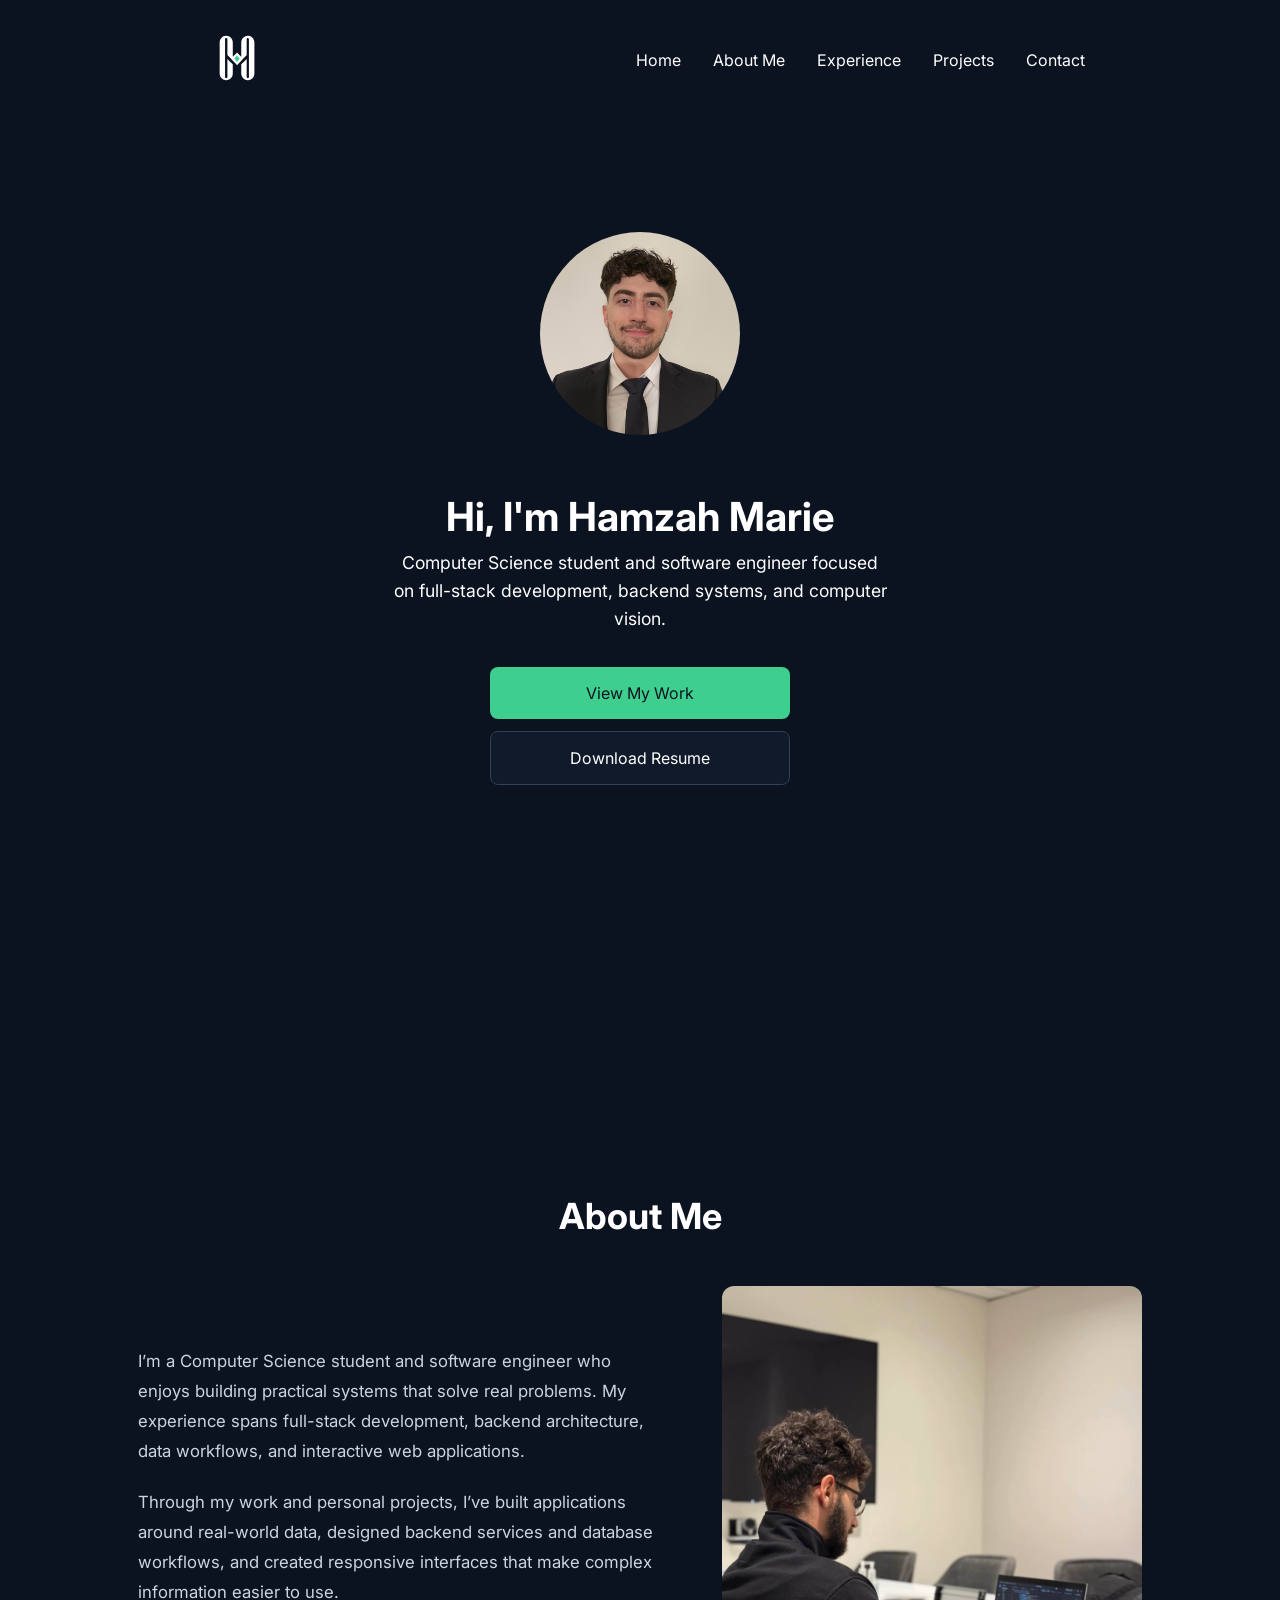
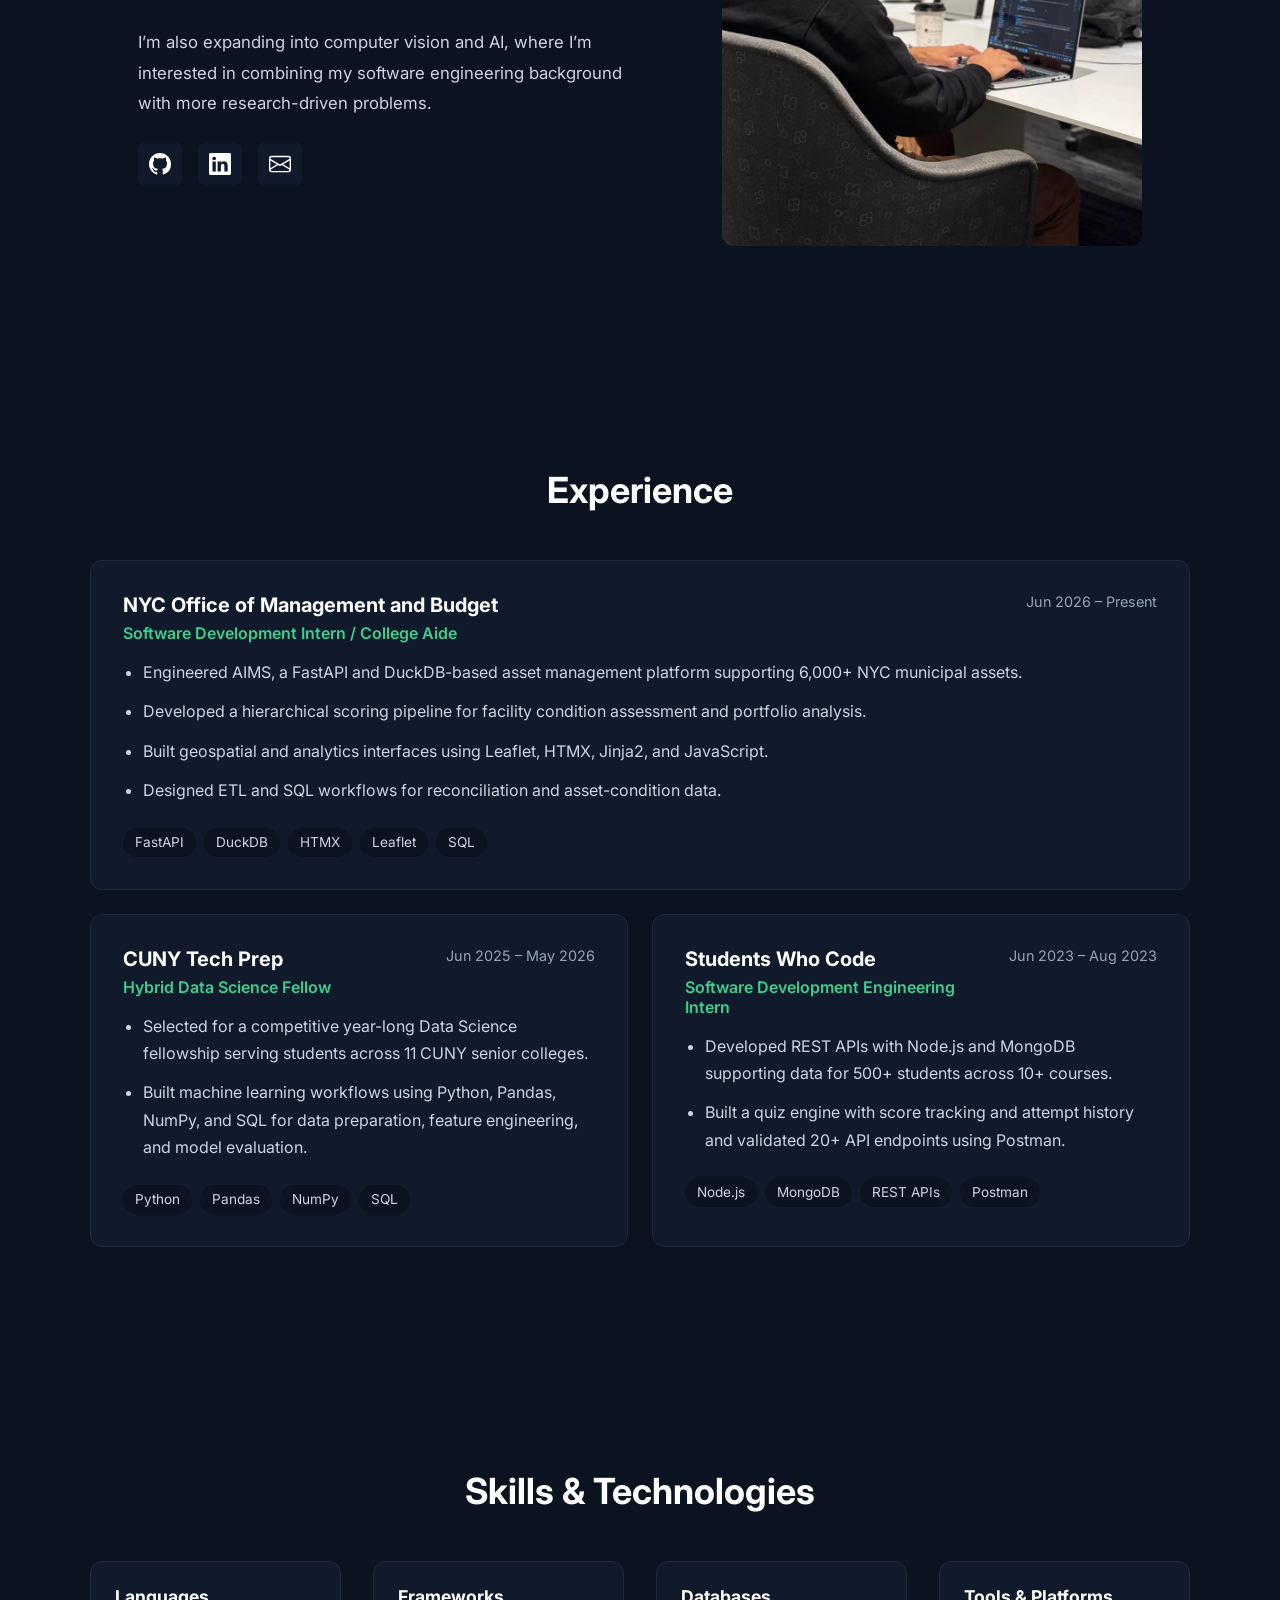
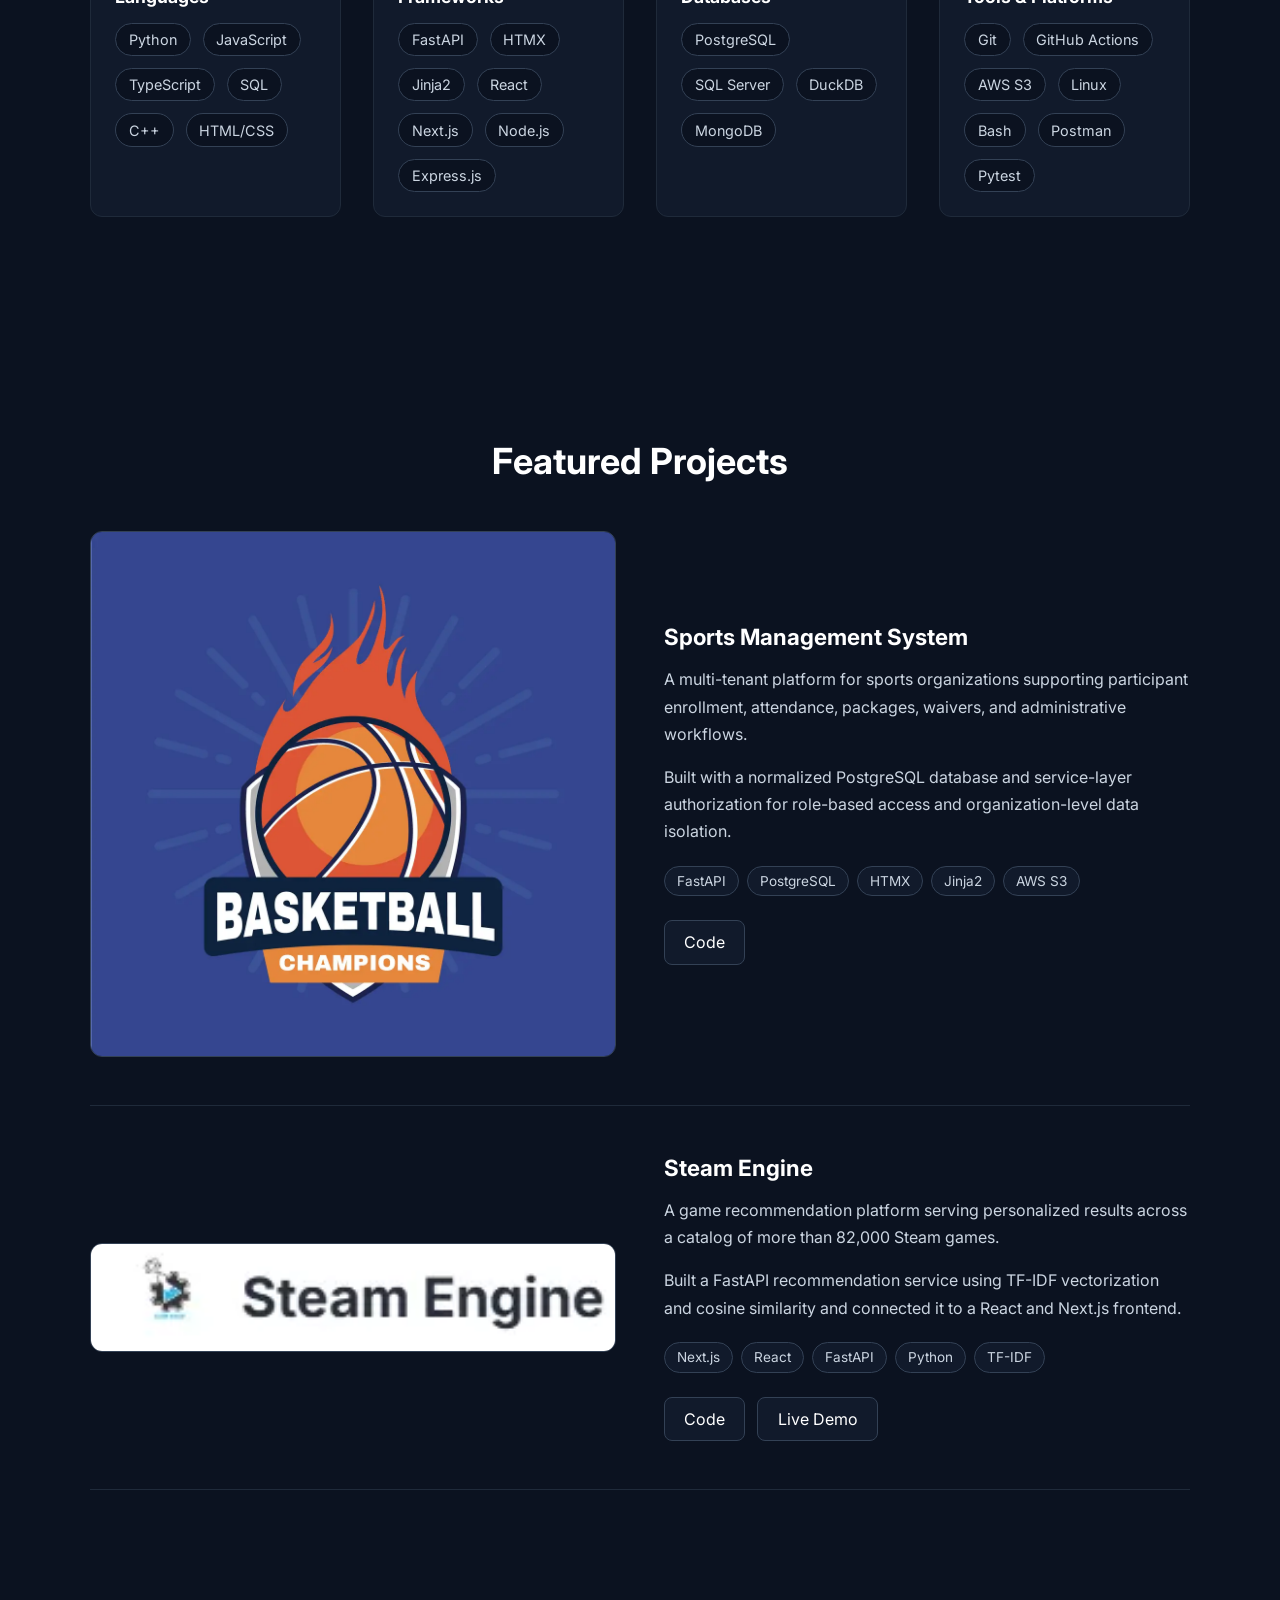
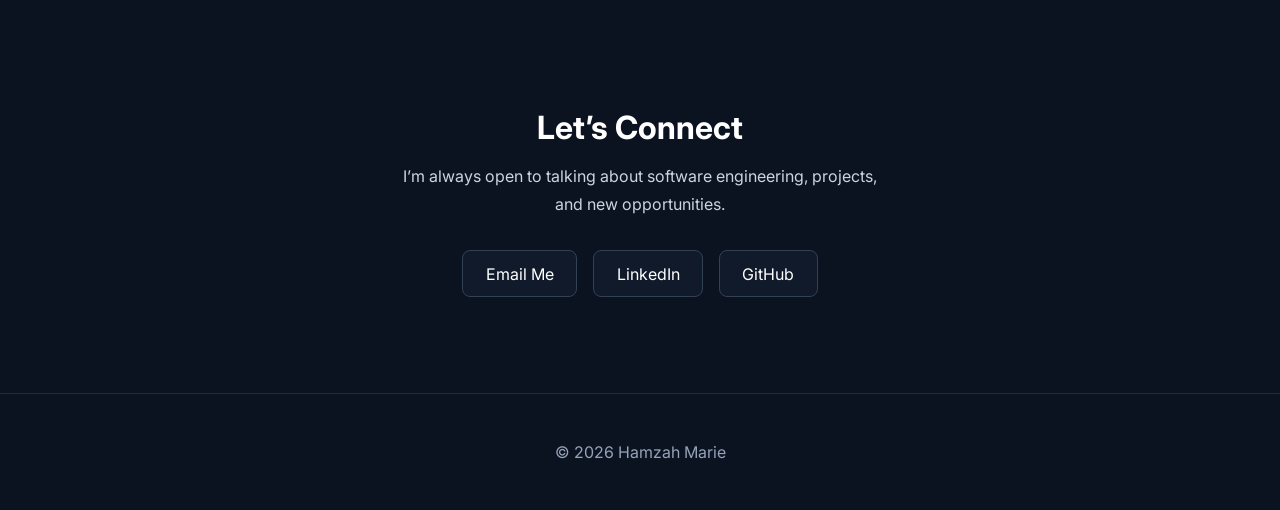
<file: index.html>
<!DOCTYPE html>
<html lang="en">
    <head>
        <meta charset="UTF-8">
        <meta name="viewport" content="width=device-width, initial-scale=1.0">

        <link rel="stylesheet" href="static/styles/global.css">
        <link rel="stylesheet" href="static/styles/nav.css">
        <link rel="stylesheet" href="static/styles/hero.css">
        <link rel="stylesheet" href="static/styles/about.css">
        <link rel="stylesheet" href="static/styles/experience.css">
        <link rel="stylesheet" href="static/styles/skills.css">
        <link rel="stylesheet" href="static/styles/projects.css">
        <link rel="stylesheet" href="static/styles/contact.css">
        
        <link rel="preconnect" href="https://fonts.googleapis.com">
        <link rel="preconnect" href="https://fonts.gstatic.com" crossorigin>
        <link href="https://fonts.googleapis.com/css2?family=Inter:ital,opsz,wght@0,14..32,100..900;1,14..32,100..900&display=swap" rel="stylesheet">

        <title>Hamzah Marie | Software Engineer</title>
    </head>

    <body>
        <header>
            <nav class="navbar">
                <div class="nav-top">

                
                    <div class="nav-logo">
                        <a href="/" aria-label="Home">
                            <img
                                src="static/images/hm-logo.svg"
                                alt="Hamzah Marie logo"
                            >
                        </a>
                    </div>

                    <button class="menu-toggle" type="button" aria-label="Toggle navigation" aria-expanded="false">
                        <span></span>
                        <span></span>
                        <span></span>
                    </button>
                </div>

                <div class="nav-links">
                    <ul>
                        <li><a href="/">Home</a></li>
                        <li><a href="#about">About Me</a></li>
                        <li><a href="#experience">Experience</a></li>
                        <li><a href="#projects">Projects</a></li>
                        <li><a href="#contact">Contact</a></li>
                    </ul>
                </div>

            </nav>
        </header>

        <main>
            <section class="hero">

                <div class="hero-image">
                    <img src="static/images/headshot.jpg" alt="Hamzah Marie">
                </div>

                <div class="hero-content">
                    <h1>Hi, I'm Hamzah Marie</h1>

                    <p>
                        Computer Science student and software engineer focused on
                        full-stack development, backend systems, and computer vision.
                    </p>

                    <div class="hero-actions">
                        <a href="#projects" class="hero-btn hero-btn-primary">View My Work</a>
                        <a href="static/Hamzah_Marie_Resume.pdf" class="hero-btn hero-btn-secondary" download>Download Resume</a>
                    </div>
                </div>
            </section>

        
            <section id="about" class="about">
                <h2>About Me</h2>

                <div class="about-content">
                    <div class="about-text">
                        <p>
                            I’m a Computer Science student and software engineer who enjoys building
                            practical systems that solve real problems. My experience spans full-stack
                            development, backend architecture, data workflows, and interactive web applications.
                        </p>

                        <p>
                            Through my work and personal projects, I’ve built applications around real-world
                            data, designed backend services and database workflows, and created responsive
                            interfaces that make complex information easier to use.
                        </p>

                        <p>
                            I’m also expanding into computer vision and AI, where I’m interested in combining
                            my software engineering background with more research-driven problems.
                        </p>

                        <div class="about-socials">
                            <a
                                href="https://github.com/HamzahM03"
                                target="_blank"
                                rel="noopener noreferrer"
                                aria-label="GitHub"
                            >
                                <img src="static/icons/github.svg" alt="">
                            </a>

                            <a
                                href="https://www.linkedin.com/in/hamzah-marie-4270621b5/"
                                target="_blank"
                                rel="noopener noreferrer"
                                aria-label="LinkedIn"
                            >
                                <img src="static/icons/linkedin.svg" alt="">
                            </a>

                            <a
                                href="mailto:mariehamzah1@gmail.com"
                                aria-label="Email"
                            >
                                <img src="static/icons/envelope.svg" alt="">
                            </a>
                        </div>
                    </div>

                    <div class="about-image">
                        <img src="static/images/coding-ctp-img.webp" alt="Hamzah Marie">
                    </div>
                </div>
            </section>

            <section id="experience" class="experience">
                <h2>Experience</h2>

                <div class="experience-grid">

                    <article class="experience-card experience-card-featured">
                        <div class="experience-header">
                            <div>
                                <h3>NYC Office of Management and Budget</h3>
                                <p class="experience-role">
                                    Software Development Intern / College Aide
                                </p>
                            </div>

                            <p class="experience-date">Jun 2026 – Present</p>
                        </div>

                        <ul class="experience-details">
                            <li>
                                Engineered AIMS, a FastAPI and DuckDB-based asset management
                                platform supporting 6,000+ NYC municipal assets.
                            </li>

                            <li>
                                Developed a hierarchical scoring pipeline for facility
                                condition assessment and portfolio analysis.
                            </li>

                            <li>
                                Built geospatial and analytics interfaces using Leaflet,
                                HTMX, Jinja2, and JavaScript.
                            </li>

                            <li>
                                Designed ETL and SQL workflows for reconciliation and
                                asset-condition data.
                            </li>
                        </ul>

                        <div class="experience-tech">
                            <span>FastAPI</span>
                            <span>DuckDB</span>
                            <span>HTMX</span>
                            <span>Leaflet</span>
                            <span>SQL</span>
                        </div>
                    </article>


                    <article class="experience-card">
                        <div class="experience-header">
                            <div>
                                <h3>CUNY Tech Prep</h3>
                                <p class="experience-role">Hybrid Data Science Fellow</p>
                            </div>

                            <p class="experience-date">Jun 2025 – May 2026</p>
                        </div>

                        <ul class="experience-details">
                            <li>
                                Selected for a competitive year-long Data Science fellowship
                                serving students across 11 CUNY senior colleges.
                            </li>

                            <li>
                                Built machine learning workflows using Python, Pandas,
                                NumPy, and SQL for data preparation, feature engineering,
                                and model evaluation.
                            </li>
                        </ul>

                        <div class="experience-tech">
                            <span>Python</span>
                            <span>Pandas</span>
                            <span>NumPy</span>
                            <span>SQL</span>
                        </div>
                    </article>


                    <article class="experience-card">
                        <div class="experience-header">
                            <div>
                                <h3>Students Who Code</h3>
                                <p class="experience-role">
                                    Software Development Engineering Intern
                                </p>
                            </div>

                            <p class="experience-date">Jun 2023 – Aug 2023</p>
                        </div>

                        <ul class="experience-details">
                            <li>
                                Developed REST APIs with Node.js and MongoDB supporting
                                data for 500+ students across 10+ courses.
                            </li>

                            <li>
                                Built a quiz engine with score tracking and attempt history
                                and validated 20+ API endpoints using Postman.
                            </li>
                        </ul>

                        <div class="experience-tech">
                            <span>Node.js</span>
                            <span>MongoDB</span>
                            <span>REST APIs</span>
                            <span>Postman</span>
                        </div>
                    </article>

                </div>
            </section>

            <section id="skills" class="skills">
                <h2>Skills & Technologies</h2>

                <div class="skills-grid">

                    <div class="skill-group">
                        <h3>Languages</h3>

                        <div class="skill-tags">
                            <span class="skill-tag">Python</span>
                            <span class="skill-tag">JavaScript</span>
                            <span class="skill-tag">TypeScript</span>
                            <span class="skill-tag">SQL</span>
                            <span class="skill-tag">C++</span>
                            <span class="skill-tag">HTML/CSS</span>
                        </div>
                    </div>

                    <div class="skill-group">
                        <h3>Frameworks</h3>

                        <div class="skill-tags">
                            <span class="skill-tag">FastAPI</span>
                            <span class="skill-tag">HTMX</span>
                            <span class="skill-tag">Jinja2</span>
                            <span class="skill-tag">React</span>
                            <span class="skill-tag">Next.js</span>
                            <span class="skill-tag">Node.js</span>
                            <span class="skill-tag">Express.js</span>
                        </div>
                    </div>

                    <div class="skill-group">
                        <h3>Databases</h3>

                        <div class="skill-tags">
                            <span class="skill-tag">PostgreSQL</span>
                            <span class="skill-tag">SQL Server</span>
                            <span class="skill-tag">DuckDB</span>
                            <span class="skill-tag">MongoDB</span>
                        </div>
                    </div>

                    <div class="skill-group">
                        <h3>Tools & Platforms</h3>

                        <div class="skill-tags">
                            <span class="skill-tag">Git</span>
                            <span class="skill-tag">GitHub Actions</span>
                            <span class="skill-tag">AWS S3</span>
                            <span class="skill-tag">Linux</span>
                            <span class="skill-tag">Bash</span>
                            <span class="skill-tag">Postman</span>
                            <span class="skill-tag">Pytest</span>
                        </div>
                    </div>

                </div>
            </section>

            <section id="projects" class="projects">
                <h2>Featured Projects</h2>

                <div class="projects-container">

                    <!-- Sports Management System -->
                    <article class="project-card">
                        <div class="project-image">
                            <img
                                src="static/icons/SportsLogo.webp"
                                alt="Sports Management System preview"
                            >
                        </div>

                        <div class="project-content">
                            <h3>Sports Management System</h3>

                            <p>
                                A multi-tenant platform for sports organizations supporting
                                participant enrollment, attendance, packages, waivers, and
                                administrative workflows.
                            </p>

                            <p>
                                Built with a normalized PostgreSQL database and service-layer
                                authorization for role-based access and organization-level
                                data isolation.
                            </p>

                            <div class="project-tech">
                                <span>FastAPI</span>
                                <span>PostgreSQL</span>
                                <span>HTMX</span>
                                <span>Jinja2</span>
                                <span>AWS S3</span>
                            </div>

                            <div class="project-links">
                                <a
                                    href="https://github.com/HamzahM03/sports-management-app.git"
                                    target="_blank"
                                    rel="noopener noreferrer"
                                    
                                >
                                    Code
                                </a>

                              
                            </div>
                        </div>
                    </article>


                    <!-- Steam Engine -->
                    <article class="project-card">
                        <div class="project-image">
                            <img
                                src="static/icons/SteamEngineLogo.webp"
                                alt="Steam Engine project preview"
                            >
                        </div>

                        <div class="project-content">
                            <h3>Steam Engine</h3>

                            <p>
                                A game recommendation platform serving personalized results
                                across a catalog of more than 82,000 Steam games.
                            </p>

                            <p>
                                Built a FastAPI recommendation service using TF-IDF
                                vectorization and cosine similarity and connected it to a
                                React and Next.js frontend.
                            </p>

                            <div class="project-tech">
                                <span>Next.js</span>
                                <span>React</span>
                                <span>FastAPI</span>
                                <span>Python</span>
                                <span>TF-IDF</span>
                            </div>

                            <div class="project-links">
                                <a
                                    href="https://github.com/HamzahM03/DeployedSteamEngine"
                                    target="_blank"
                                    rel="noopener noreferrer"
                                >
                                    Code
                                </a>

                                <a
                                    href="https://deployedsteamengine.onrender.com/"
                                    target="_blank"
                                    rel="noopener noreferrer"
                                >
                                    Live Demo
                                </a>
                            </div>
                        </div>
                    </article>

                </div>
            </section>

            <section id="contact" class="contact">
                <h2>Let’s Connect</h2>

                <p>
                    I’m always open to talking about software engineering,
                    projects, and new opportunities.
                </p>

                <div class="contact-links">
                    <a href="mailto:mariehamzah1@gmail.com">Email Me</a>

                    <a
                        href="https://www.linkedin.com/in/hamzah-marie-4270621b5/"
                        target="_blank"
                        rel="noopener noreferrer"
                    >
                        LinkedIn
                    </a>

                    <a
                        href="https://github.com/HamzahM03"
                        target="_blank"
                        rel="noopener noreferrer"
                    >
                        GitHub
                    </a>
                </div>
            </section>

            

        </main>
        
        <footer class="footer">
                <p>&copy; 2026 Hamzah Marie</p>
        </footer>

        <script src="static/js/nav.js"></script>
        <script src="static/js/scrollEffect.js"></script>
    </body>
</html>
</file>
<file: static/styles/global.css>
:root {
    --bg-color: #0b1220;
    --surface-color: #111a2b;
    --accent-color: #3ecf8e;
}

html {
    scroll-behavior: smooth;
}

* {
    box-sizing: border-box;
}

body {
    margin: 0;
    background-color: var(--bg-color);
    font-family: "Inter", sans-serif;
}


/* Don't let an image grow wider than its containing element */
img {
    max-width: 100%;
    height: auto;
}
</file>
<file: static/styles/nav.css>
/* MOBILE FIRST */

.navbar {
    --nav-link-bg: #111a2b;
    --nav-accent: #3ecf8e;

    display: flex;
    flex-direction: column;
    padding: 1rem;
}

/* Controls logo + menu button */
.nav-top {
    display: flex;
    justify-content: space-between;
    align-items: center;
}

.nav-logo img {
    width: 84px;
    height: auto;
}


/* Hamburger button */
.menu-toggle {
    background: none;
    border: none;
    padding: 0;
    cursor: pointer;
}

.menu-toggle span {
    display: block;
    width: 24px;
    height: 2px;
    background-color: white;
    margin: 5px 0;

    transition:
        transform 0.3s ease,
        opacity 0.3s ease;
}

.menu-toggle.is-open span:nth-child(1) {
    transform: translateY(7px) rotate(45deg);
}

.menu-toggle.is-open span:nth-child(2) {
    opacity: 0;
}

.menu-toggle.is-open span:nth-child(3) {
    transform: translateY(-7px) rotate(-45deg);
}


/* Mobile navigation */
.nav-links {
    display: none;
}

.nav-links.is-open {
    display: block;
    width: 100%;
    margin-top: 1rem;
}

.nav-links ul {
    display: flex;
    flex-direction: column;
    align-items: center;
    gap: 1rem;

    margin: 0;
    padding: 0;
}

.nav-links li {
    list-style: none;
    width: 100%;
}

.nav-links a {
    display: block;
    padding: 0.75rem 1rem;
    border-radius: 8px;

    background-color: var(--nav-link-bg);
    color: white;
    text-decoration: none;

    transition:
        background-color 0.2s ease,
        color 0.2s ease;
}

.nav-links a:hover {
    color: var(--nav-accent);
}


/* DESKTOP */
@media (min-width: 768px) {
    .navbar {
        flex-direction: row;
        justify-content: space-around;
        align-items: center;
    }

    .menu-toggle {
        display: none;
    }

    .nav-links,
    .nav-links.is-open {
        display: block;
        width: auto;
        margin-top: 0;
    }

    .nav-links ul {
        flex-direction: row;
        gap: 2rem;
    }

    .nav-links li {
        width: auto;
    }

    .nav-links a {
        padding: 0;
        border-radius: 0;
        background-color: transparent;
    }

    .nav-links a:hover {
        color: var(--nav-accent);
    }
}
</file>
<file: static/styles/hero.css>
@keyframes reveal {
    from {
        opacity: 0;
        transform: translateY(15px);
    }

    to {
        opacity: 1;
        transform: translateY(0);
    }
}

.hero {
    display: flex;
    flex-direction: column;
    align-items: center;
    padding: 2rem 1rem;
    margin-top: 2rem;
    min-height: 100vh;
}

/* Everything starts hidden */
.hero-image,
.hero-content h1,
.hero-content p,
.hero-actions {
    opacity: 0;
}

/* 1. Profile picture */
.hero-image {
    animation: reveal 0.5s ease 0.2s forwards;
}

.hero-image img {
    display: block;
    width: 160px;
    margin: 0 auto;
    border-radius: 50%;
}

.hero-content {
    color: white;
    display: flex;
    flex-direction: column;
    align-items: center;
    text-align: center;
    margin-top: 1.5rem;
}

/* 2. Heading */
.hero-content h1 {
    margin-bottom: 0.5rem;
    animation: reveal 0.5s ease 0.7s forwards;
}

/* 3. Description */
.hero-content p {
    max-width: 500px;
    line-height: 1.6;
    margin-top: 0;
    animation: reveal 0.5s ease 1.2s forwards;
}

/* 4. Buttons */
.hero-actions {
    display: flex;
    flex-direction: column;
    gap: 0.75rem;
    width: 100%;
    max-width: 300px;
    margin-top: 1rem;

    animation: reveal 0.5s ease 1.7s forwards;
}

.hero-btn {
    padding: 1rem 2rem;
    border-radius: 8px;
    text-decoration: none;
    text-align: center;

    transition:
        background-color 0.2s ease,
        color 0.2s ease,
        border-color 0.2s ease;
}

.hero-btn-primary {
    background-color: #3ecf8e;
    color: #0b1220;
}

.hero-btn-secondary {
    background-color: #111a2b;
    color: white;
    border: 1px solid #334155;
}

.hero-btn-primary:hover {
    background-color: #88e2ba;
}

.hero-btn-secondary:hover {
    color: #3ecf8e;
    border-color: #3ecf8e;
}

@media (min-width: 768px) {
    .hero {
        padding: 4rem 1rem;
        margin-top: 3rem;
    }

    .hero-image img {
        width: 200px;
    }

    .hero-content h1 {
        font-size: 2.5rem;
    }

    .hero-content p {
        font-size: 1.1rem;
    }
}
</file>
<file: static/styles/about.css>
/* MOBILE FIRST */

.about {
    padding: 4rem 1rem;

    /* Hidden until it enters the viewport */
    opacity: 0;
    transform: translateY(30px);

    transition:
        opacity 0.7s ease,
        transform 0.7s ease;
}

.about.is-visible {
    opacity: 1;
    transform: translateY(0);
}

.about h2 {
    color: white;
    text-align: center;
    font-size: 2rem;
    margin-bottom: 2rem;
}

.about-content {
    display: flex;
    flex-direction: column;
    align-items: center;
    gap: 2rem;
}

.about-text {
    max-width: 520px;
    color: #cbd5e1;
    font-size: 1rem;
    line-height: 1.8;
}

.about-text p {
    margin-top: 0;
    margin-bottom: 1.25rem;
}

.about-image {
    width: 100%;
    max-width: 320px;
}

.about-image img {
    display: block;
    width: 100%;
    height: auto;
    border-radius: 12px;
}


/* DESKTOP */
@media (min-width: 768px) {
    .about {
        padding: 6rem 2rem;
    }

    .about h2 {
        font-size: 2.25rem;
        margin-bottom: 3rem;
    }

    .about-content {
        flex-direction: row;
        justify-content: center;
        align-items: center;
        gap: 4rem;
    }

    .about-text {
        flex: 1;
        max-width: 520px;
        font-size: 1.05rem;
    }

    .about-image {
        flex: 1;
        max-width: 420px;
    }
}

.about-socials {
    display: flex;
    gap: 1rem;
    margin-top: 1.5rem;
}

.about-socials a {
    display: flex;
    align-items: center;
    justify-content: center;

    width: 44px;
    height: 44px;

    background-color: #111a2b;
    border-radius: 8px;

    transition:
        background-color 0.2s ease,
        transform 0.2s ease;
}

.about-socials img {
    width: 22px;
    height: 22px;

    /* Makes black SVG icons appear white */
    filter: brightness(0) invert(1);
}

.about-socials a:hover {
    background-color: #3ecf8e;
    transform: translateY(-2px);
}
</file>
<file: static/styles/experience.css>
/* MOBILE FIRST */

.experience {
    padding: 4rem 1rem;
}

.experience h2 {
    color: white;
    text-align: center;
    font-size: 2rem;
    margin-bottom: 2rem;
}

.experience-grid {
    display: grid;
    grid-template-columns: 1fr;
    gap: 1.5rem;

    max-width: 1100px;
    margin: 0 auto;
}

.experience-card {
    background-color: #111a2b;
    border: 1px solid #1f2a3a;
    border-radius: 12px;

    padding: 1.5rem;

    transition:
        transform 0.2s ease,
        border-color 0.2s ease;
}

.experience-card:hover {
    transform: translateY(-4px);
    border-color: #3ecf8e;
}

.experience-header {
    display: flex;
    flex-direction: column;
    gap: 0.5rem;

    margin-bottom: 1rem;
}

.experience-card h3 {
    color: white;
    margin: 0;
    font-size: 1.25rem;
}

.experience-role {
    color: #3ecf8e;
    margin: 0.4rem 0 0;
    font-weight: 600;
}

.experience-date {
    color: #94a3b8;
    margin: 0;
    font-size: 0.9rem;
    white-space: nowrap;
}

.experience-details {
    color: #cbd5e1;
    line-height: 1.7;

    padding-left: 1.25rem;
    margin-bottom: 1.5rem;
}

.experience-details li {
    margin-bottom: 0.75rem;
    
}

.experience-tech {
    display: flex;
    flex-wrap: wrap;
    gap: 0.5rem;
}

.experience-tech span {
    background-color: #0b1220;
    color: #cbd5e1;

    padding: 0.4rem 0.75rem;
    border-radius: 9999px;

    font-size: 0.85rem;
}


/* DESKTOP */
@media (min-width: 768px) {
    .experience {
        padding: 6rem 2rem;
    }

    .experience h2 {
        font-size: 2.25rem;
        margin-bottom: 3rem;
    }

    .experience-grid {
        grid-template-columns: repeat(2, 1fr);
    }

    .experience-card-featured {
        grid-column: 1 / -1;
    }

    .experience-header {
        flex-direction: row;
        justify-content: space-between;
        align-items: flex-start;
    }

    .experience-card {
        padding: 2rem;
    }
}
</file>
<file: static/styles/skills.css>
/* MOBILE FIRST */

.skills {
    padding: 4rem 1rem;
}

.skills h2 {
    color: white;
    text-align: center;
    font-size: 2rem;
    margin-bottom: 2.5rem;
}

.skills-grid {
    display: grid;
    grid-template-columns: 1fr;
    gap: 2rem;

    max-width: 1100px;
    margin: 0 auto;
}

.skill-group {
    background-color: #111a2b;
    border: 1px solid #1f2a3a;
    border-radius: 12px;
    padding: 1.5rem;
}

.skill-group h3 {
    color: white;
    margin-top: 0;
    margin-bottom: 1rem;
    font-size: 1.1rem;
}

.skill-tags {
    display: flex;
    flex-wrap: wrap;
    gap: 0.75rem;
}

.skill-tag {
    padding: 0.45rem 0.8rem;

    background-color: #0b1220;
    color: #cbd5e1;

    border: 1px solid #334155;
    border-radius: 9999px;

    font-size: 0.9rem;

    transition:
        color 0.2s ease,
        border-color 0.2s ease,
        transform 0.2s ease;
}

.skill-tag:hover {
    color: #3ecf8e;
    border-color: #3ecf8e;
    transform: translateY(-2px);
}


/* TABLET */
@media (min-width: 600px) {
    .skills-grid {
        grid-template-columns: repeat(2, 1fr);
    }
}


/* DESKTOP */
@media (min-width: 900px) {
    .skills {
        padding: 6rem 2rem;
    }

    .skills h2 {
        font-size: 2.25rem;
        margin-bottom: 3rem;
    }

    .skills-grid {
        grid-template-columns: repeat(4, 1fr);
    }
}
</file>
<file: static/styles/projects.css>
/* MOBILE FIRST */

.projects {
    padding: 4rem 1rem;
}

.projects h2 {
    color: white;
    text-align: center;
    font-size: 2rem;
    margin-bottom: 3rem;
}

.projects-container {
    display: flex;
    flex-direction: column;
    gap: 3rem;

    max-width: 1100px;
    margin: 0 auto;
}

.project-card {
    display: flex;
    flex-direction: column;
    gap: 1.5rem;

    padding-bottom: 3rem;
    border-bottom: 1px solid #1f2a3a;
}

.project-image {
    width: 100%;
}

.project-image img {
    display: block;
    width: 100%;
    height: auto;

    border-radius: 12px;
    border: 1px solid #334155;
}

.project-content h3 {
    color: white;
    margin-top: 0;
    margin-bottom: 1rem;
    font-size: 1.4rem;
}

.project-content p {
    color: #cbd5e1;
    line-height: 1.7;
    margin-bottom: 1rem;
}

.project-tech {
    display: flex;
    flex-wrap: wrap;
    gap: 0.5rem;

    margin-top: 1.25rem;
}

.project-tech span {
    padding: 0.4rem 0.75rem;

    background-color: #111a2b;
    color: #cbd5e1;

    border: 1px solid #334155;
    border-radius: 9999px;

    font-size: 0.85rem;
}

.project-links {
    display: flex;
    gap: 0.75rem;

    margin-top: 1.5rem;
}

.project-links a {
    padding: 0.7rem 1.2rem;

    color: white;
    background-color: #111a2b;

    border: 1px solid #334155;
    border-radius: 8px;

    text-decoration: none;

    transition:
        color 0.2s ease,
        border-color 0.2s ease,
        transform 0.2s ease;
}

.project-links a:hover {
    color: #3ecf8e;
    border-color: #3ecf8e;
    transform: translateY(-2px);
}

.project-links .disabled-link {
    opacity: 0.5;
    cursor: not-allowed;
    pointer-events: none;
}


/* DESKTOP */
@media (min-width: 768px) {
    .projects {
        padding: 6rem 2rem;
    }

    .projects h2 {
        font-size: 2.25rem;
    }

    .project-card {
        flex-direction: row;
        align-items: center;
        gap: 3rem;
    }

    .project-image,
    .project-content {
        flex: 1;
    }
}
</file>
<file: static/styles/contact.css>
.contact {
    padding: 6rem 1rem;
    text-align: center;
    color: white;
}

.contact h2 {
    font-size: 2rem;
    margin-bottom: 1rem;
}

.contact p {
    color: #cbd5e1;
    max-width: 500px;
    margin: 0 auto 2rem;
    line-height: 1.7;
}

.contact-links {
    display: flex;
    justify-content: center;
    flex-wrap: wrap;
    gap: 1rem;
}

.contact-links a {
    padding: 0.8rem 1.4rem;

    background-color: #111a2b;
    color: white;

    border: 1px solid #334155;
    border-radius: 8px;

    text-decoration: none;

    transition:
        color 0.2s ease,
        border-color 0.2s ease,
        transform 0.2s ease;
}

.contact-links a:hover {
    color: #3ecf8e;
    border-color: #3ecf8e;
    transform: translateY(-2px);
}

.footer {
    padding: 2rem 1rem;
    text-align: center;
    color: #94a3b8;
    border-top: 1px solid #1f2a3a;
}
</file>
